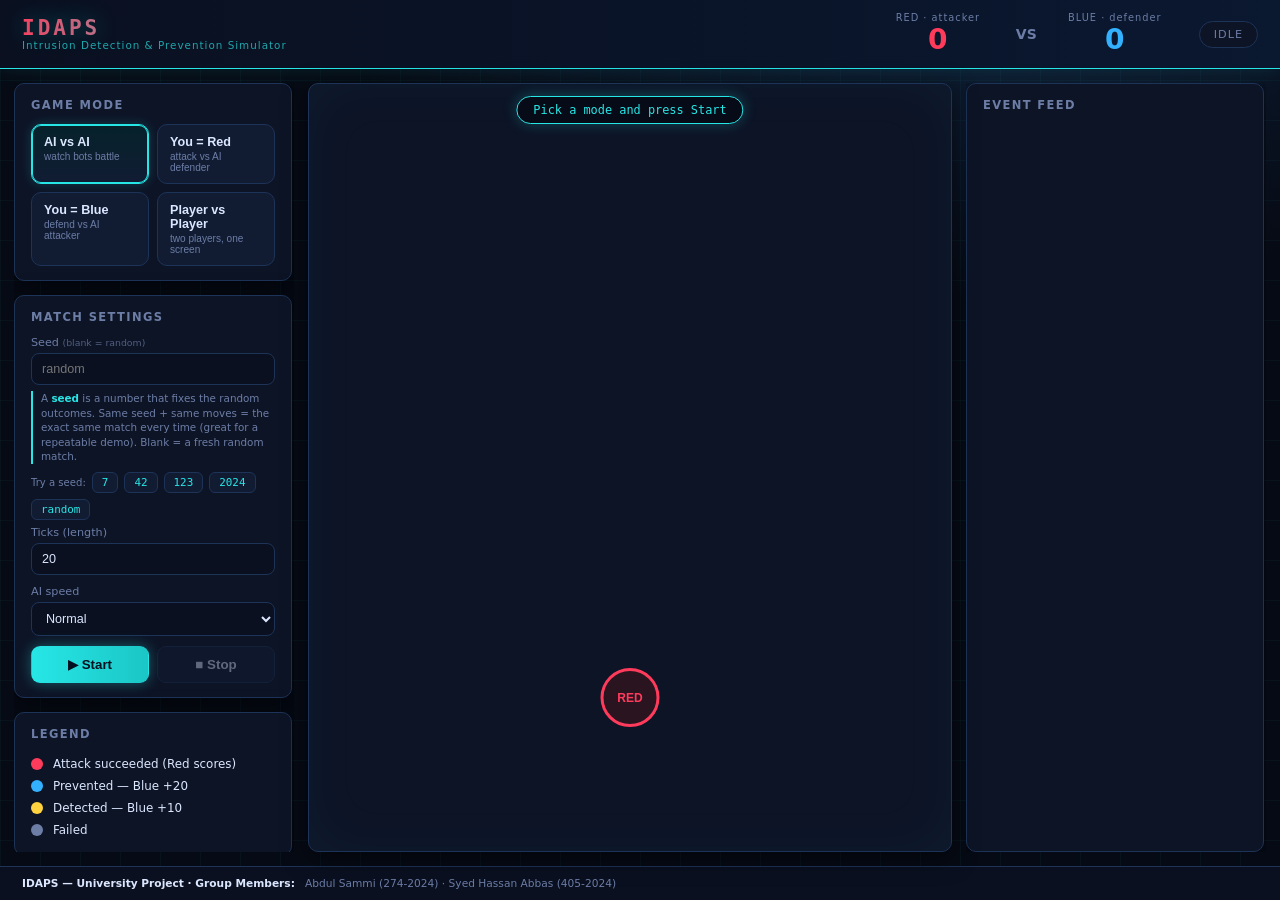
<file: IDAPS.html>
<!DOCTYPE html>
<html lang="en">
<head>
<meta charset="UTF-8" />
<meta name="viewport" content="width=device-width, initial-scale=1.0" />
<title>IDAPS — Red Team vs Blue Team Simulator</title>
<!--
  STANDALONE BUILD. Everything (engine + UI) is in this one file.
  Just double-click this file to open it in a browser. No Python, no server,
  no internet, no installation. Works completely offline.
-->
<style>
:root{
  --bg:#060a14;--bg2:#0a1020;--panel:#0d1426;--panel2:#111c33;--border:#1d3358;
  --ink:#dbe7ff;--muted:#6c7da6;--red:#ff3b5c;--blue:#33b1ff;--green:#22e39a;
  --yellow:#ffd23f;--cyan:#27e6e6;--shadow:0 6px 24px rgba(0,0,0,.5);--radius:10px;
  --mono:"Consolas","SF Mono","Roboto Mono",ui-monospace,monospace;
}
*{box-sizing:border-box}
html,body{margin:0;height:100%;overflow:hidden;
  background:
    linear-gradient(rgba(39,230,230,.035) 1px,transparent 1px) 0 0/40px 40px,
    linear-gradient(90deg,rgba(39,230,230,.035) 1px,transparent 1px) 0 0/40px 40px,
    radial-gradient(1100px 650px at 75% -10%,#10243f 0%,var(--bg) 60%);
  color:var(--ink);font-family:"Segoe UI",system-ui,-apple-system,Roboto,Arial,sans-serif;font-size:14px}
body{display:flex;flex-direction:column;height:100vh}
.topbar{display:flex;align-items:center;gap:24px;padding:12px 22px;
  background:linear-gradient(90deg,var(--bg2),#0a1830);border-bottom:1px solid var(--cyan);
  box-shadow:0 0 20px rgba(39,230,230,.12)}
.brand{display:flex;flex-direction:column;line-height:1.1}
.logo{font-weight:800;font-size:1.5rem;letter-spacing:3px;font-family:var(--mono);
  background:linear-gradient(90deg,var(--red),var(--cyan));-webkit-background-clip:text;background-clip:text;color:transparent;
  text-shadow:0 0 22px rgba(39,230,230,.4)}
.tagline{color:var(--cyan);font-size:.74rem;letter-spacing:1px;opacity:.7}
.scoreboard{margin-left:auto;display:flex;align-items:center;gap:18px}
.score{display:flex;flex-direction:column;align-items:center;min-width:120px}
.score .label{font-size:.7rem;letter-spacing:1px;color:var(--muted)}
.score .value{font-size:2rem;font-weight:800;font-variant-numeric:tabular-nums}
.score.red .value{color:var(--red)} .score.blue .value{color:var(--blue)}
.vs{color:var(--muted);font-weight:700}
.status{padding:6px 14px;border-radius:999px;background:var(--panel);border:1px solid var(--border);
  color:var(--muted);font-size:.8rem;text-transform:uppercase;letter-spacing:1px}
.layout{flex:1;display:grid;grid-template-columns:280px 1fr 300px;gap:14px;padding:14px;min-height:0}
.panel{display:flex;flex-direction:column;gap:14px;min-height:0;overflow-y:auto;padding-right:2px}
.panel::-webkit-scrollbar{width:8px}
.panel::-webkit-scrollbar-thumb{background:var(--border);border-radius:8px}
.panel.right{overflow:hidden}
.card{background:var(--panel);border:1px solid var(--border);border-radius:var(--radius);
  padding:14px 16px;box-shadow:var(--shadow)}
.card.grow{flex:1;display:flex;flex-direction:column;min-height:0}
.card h2{margin:0 0 12px;font-size:.82rem;text-transform:uppercase;letter-spacing:1.4px;color:var(--muted)}
.mode-grid{display:grid;grid-template-columns:1fr 1fr;gap:8px}
.mode-btn{display:flex;flex-direction:column;align-items:flex-start;gap:2px;padding:10px 12px;border-radius:10px;
  border:1px solid var(--border);background:var(--panel2);color:var(--ink);cursor:pointer;text-align:left;
  transition:border-color .15s,transform .1s,background .15s}
.mode-btn:hover{border-color:#3a4f80;transform:translateY(-1px)}
.mode-btn.active{border-color:var(--cyan);background:linear-gradient(180deg,#06222b,var(--panel2));box-shadow:inset 0 0 0 1px var(--cyan),0 0 12px rgba(39,230,230,.2)}
.mode-title{font-weight:700;font-size:.9rem} .mode-sub{font-size:.72rem;color:var(--muted)}
label{display:block;font-size:.8rem;color:var(--muted);margin-bottom:10px}
label small{opacity:.7}
input,select{width:100%;margin-top:4px;padding:8px 10px;border-radius:8px;border:1px solid var(--border);
  background:var(--bg2);color:var(--ink);font-size:.9rem}
input:focus,select:focus{outline:none;border-color:var(--blue)}
.btn-row{display:flex;gap:8px;margin-top:4px}
.btn{flex:1;padding:10px 14px;border-radius:9px;border:1px solid var(--border);background:var(--panel2);
  color:var(--ink);font-weight:700;cursor:pointer;transition:filter .15s,transform .1s}
.btn:hover:not(:disabled){filter:brightness(1.15);transform:translateY(-1px)}
.btn:disabled{opacity:.4;cursor:not-allowed}
.btn.primary{background:linear-gradient(90deg,var(--cyan),#1bc6c6);border-color:transparent;color:#04101f;
  box-shadow:0 0 14px rgba(39,230,230,.35)}
.legend{list-style:none;margin:0;padding:0}
.legend li{display:flex;align-items:center;gap:10px;padding:4px 0;font-size:.85rem}
.dot{width:12px;height:12px;border-radius:50%;display:inline-block}
.dot.success{background:var(--red)}.dot.prevented{background:var(--blue)}
.dot.detected{background:var(--yellow)}.dot.failed{background:var(--muted)}
.stage{position:relative;background:var(--panel);border:1px solid var(--border);border-radius:var(--radius);
  box-shadow:var(--shadow),inset 0 0 60px rgba(39,230,230,.04);overflow:hidden;min-height:0;display:flex;flex-direction:column}
#map{flex:1;width:100%;min-height:0;display:block}
.tick-banner{position:absolute;top:12px;left:50%;transform:translateX(-50%);padding:6px 16px;border-radius:999px;
  background:rgba(6,10,20,.85);border:1px solid var(--cyan);font-size:.85rem;color:var(--cyan);white-space:nowrap;
  font-family:var(--mono);box-shadow:0 0 14px rgba(39,230,230,.25)}
.action-bar{flex:0 0 auto;border-top:1px solid var(--cyan);background:rgba(8,14,26,.98);
  padding:12px 16px;max-height:48%;overflow-y:auto}
.action-head{font-weight:800;font-size:1rem;margin-bottom:10px}
.action-head.red{color:var(--red)} .action-head.blue{color:var(--blue)}
.action-step{margin-bottom:10px}
.step-label{display:block;font-size:.74rem;text-transform:uppercase;letter-spacing:1px;color:var(--muted);margin-bottom:6px}
.chip-row{display:flex;flex-wrap:wrap;gap:6px}
.chip{padding:6px 11px;border-radius:6px;border:1px solid var(--border);background:var(--panel2);color:var(--ink);
  font-size:.82rem;cursor:pointer;transition:border-color .12s,background .12s,box-shadow .12s;display:flex;gap:6px;align-items:center;
  font-family:var(--mono)}
.chip:hover{border-color:var(--cyan);box-shadow:0 0 8px rgba(39,230,230,.25)}
.chip.sel{border-color:var(--green);background:rgba(34,227,154,.14);box-shadow:0 0 10px rgba(34,227,154,.3)}
.chip:disabled{opacity:.35;cursor:not-allowed}
.chip-meta{font-size:.68rem;opacity:.8}
.chip-meta.sev-high{color:var(--red)} .chip-meta.sev-medium{color:var(--yellow)}
.action-confirm{display:flex;align-items:center;gap:12px;margin-top:8px;border-top:1px solid var(--border);padding-top:10px}
.summary{flex:1;font-size:.84rem;color:var(--muted)}
.action-confirm .btn{flex:0 0 auto;min-width:150px}
.feed{list-style:none;margin:0;padding:0;overflow-y:auto;flex:1}
.feed-item{padding:7px 10px;margin-bottom:6px;border-radius:8px;font-size:.82rem;border-left:3px solid var(--muted);
  background:var(--panel2);line-height:1.3;display:flex;flex-direction:column;gap:2px}
.feed-item.success{border-left-color:var(--red)}.feed-item.prevented{border-left-color:var(--blue)}
.feed-item.detected{border-left-color:var(--yellow)}.feed-item.failed{border-left-color:var(--muted)}
.feed-sub{color:var(--muted);font-size:.74rem}
.result-overlay{position:fixed;inset:0;background:rgba(4,8,18,.78);display:flex;align-items:center;justify-content:center;z-index:50}
.result-card{background:var(--panel);border:1px solid var(--border);border-radius:16px;padding:32px 40px;
  text-align:center;box-shadow:var(--shadow);min-width:320px}
.result-card h2{margin:0 0 10px;font-size:1.8rem}
.result-card p{color:var(--muted);margin:0 0 20px}
.win-red{color:var(--red)}.win-blue{color:var(--blue)}.win-tie{color:var(--yellow)}
.credits{padding:10px 22px;border-top:1px solid var(--border);background:var(--bg2);font-size:.76rem;
  color:var(--muted);display:flex;gap:10px;flex-wrap:wrap;align-items:baseline}
.credits-title{font-weight:700;color:var(--ink)}
.hidden{display:none!important}
.seed-help{font-size:.74rem;color:var(--muted);line-height:1.4;margin:-4px 0 8px;
  border-left:2px solid var(--cyan);padding-left:8px}
.seed-help b{color:var(--cyan)}
.seed-presets{display:flex;flex-wrap:wrap;gap:6px;align-items:center;margin-bottom:6px}
.seed-presets-label{font-size:.72rem;color:var(--muted)}
.seed-chip{font-family:var(--mono);font-size:.78rem;padding:3px 9px;border-radius:6px;
  border:1px solid var(--border);background:var(--panel2);color:var(--cyan);cursor:pointer}
.seed-chip:hover{border-color:var(--cyan)}
@media(max-width:1100px){.layout{grid-template-columns:1fr;grid-auto-rows:min-content}.stage{min-height:420px}}
</style>
</head>
<body>
<header class="topbar">
  <div class="brand"><span class="logo">IDAPS</span>
    <span class="tagline">Intrusion Detection &amp; Prevention Simulator</span></div>
  <div class="scoreboard">
    <div class="score red"><span class="label">RED · attacker</span><span class="value" id="redScore">0</span></div>
    <div class="vs">VS</div>
    <div class="score blue"><span class="label">BLUE · defender</span><span class="value" id="blueScore">0</span></div>
  </div>
  <div class="status" id="statusBadge">idle</div>
</header>

<div class="layout">
  <aside class="panel left">
    <section class="card">
      <h2>Game Mode</h2>
      <div class="mode-grid" id="modeGrid">
        <button class="mode-btn active" data-mode="ai_vs_ai"><span class="mode-title">AI vs AI</span><span class="mode-sub">watch bots battle</span></button>
        <button class="mode-btn" data-mode="player_red"><span class="mode-title">You = Red</span><span class="mode-sub">attack vs AI defender</span></button>
        <button class="mode-btn" data-mode="player_blue"><span class="mode-title">You = Blue</span><span class="mode-sub">defend vs AI attacker</span></button>
        <button class="mode-btn" data-mode="pvp"><span class="mode-title">Player vs Player</span><span class="mode-sub">two players, one screen</span></button>
      </div>
    </section>
    <section class="card">
      <h2>Match Settings</h2>
      <label>Seed <small>(blank = random)</small><input type="number" id="seedInput" placeholder="random" /></label>
      <div class="seed-help">A <b>seed</b> is a number that fixes the random outcomes. Same seed + same moves = the exact same match every time (great for a repeatable demo). Blank = a fresh random match.</div>
      <div class="seed-presets">
        <span class="seed-presets-label">Try a seed:</span>
        <button class="seed-chip" data-seed="7">7</button>
        <button class="seed-chip" data-seed="42">42</button>
        <button class="seed-chip" data-seed="123">123</button>
        <button class="seed-chip" data-seed="2024">2024</button>
        <button class="seed-chip" data-seed="">random</button>
      </div>
      <label>Ticks (length)<input type="number" id="ticksInput" value="20" min="1" max="100" /></label>
      <label>AI speed<select id="speedInput">
        <option value="1000">Slow</option><option value="600" selected>Normal</option>
        <option value="300">Fast</option><option value="60">Turbo</option></select></label>
      <div class="btn-row">
        <button id="startBtn" class="btn primary">▶ Start</button>
        <button id="stopBtn" class="btn" disabled>■ Stop</button>
      </div>
    </section>
    <section class="card">
      <h2>Legend</h2>
      <ul class="legend">
        <li><span class="dot success"></span> Attack succeeded (Red scores)</li>
        <li><span class="dot prevented"></span> Prevented — Blue +20</li>
        <li><span class="dot detected"></span> Detected — Blue +10</li>
        <li><span class="dot failed"></span> Failed</li>
      </ul>
    </section>
  </aside>

  <main class="stage">
    <canvas id="map"></canvas>
    <div class="tick-banner" id="tickBanner">Pick a mode and press Start</div>
    <div class="action-bar hidden" id="actionBar">
      <div class="action-head" id="actionHead">Your move</div>
      <div class="action-step">
        <span class="step-label">1 · Choose <span id="actionKindWord">action</span></span>
        <div class="chip-row" id="optionChips"></div>
      </div>
      <div class="action-step">
        <span class="step-label">2 · Choose target host (or click it on the map)</span>
        <div class="chip-row" id="targetChips"></div>
      </div>
      <div class="action-confirm">
        <span id="actionSummary" class="summary">Select an action and a target…</span>
        <button class="btn primary" id="confirmMove" disabled>Confirm move</button>
      </div>
    </div>
  </main>

  <aside class="panel right">
    <section class="card grow"><h2>Event Feed</h2><ul class="feed" id="feed"></ul></section>
  </aside>
</div>

<div class="result-overlay hidden" id="resultOverlay">
  <div class="result-card">
    <h2 id="resultTitle">—</h2><p id="resultDetail"></p>
    <button class="btn primary" id="closeResult">Play again</button>
  </div>
</div>

<footer class="credits">
  <span class="credits-title">IDAPS — University Project · Group Members:</span>
  <span class="credits-names">
    Abdul Sammi (274-2024) · Syed Hassan Abbas (405-2024)
  </span>
</footer>

<script>
"use strict";
/* ===========================================================================
   IDAPS ENGINE — pure JavaScript port of the Python engine. Runs in-browser,
   fully offline. Same rules: prevention > detection, severity multipliers,
   stealth & survival bonuses, six attack vectors, thirteen defenses.
   =========================================================================== */

// ---- seeded RNG (mulberry32) so a seed reproduces a match -----------------
function makeRng(seed){
  let s = (seed === null || seed === undefined || isNaN(seed))
    ? Math.floor(Math.random()*2**31) : (seed>>>0);
  return function(){
    s |= 0; s = (s + 0x6D2B79F5) | 0;
    let t = Math.imul(s ^ (s >>> 15), 1 | s);
    t = (t + Math.imul(t ^ (t >>> 7), 61 | t)) ^ t;
    return ((t ^ (t >>> 14)) >>> 0) / 4294967296;
  };
}

// ---- attack vectors (Red) --------------------------------------------------
const VECTORS = {
  "DDoS":          {targets:["web","network"],     base:0.55, detDiff:0.2,  pts:10, sev:"medium", desc:"Flood a host to knock its services offline."},
  "Brute Force":   {targets:["auth","user"],       base:0.5,  detDiff:0.35, pts:10, sev:"medium", desc:"Repeatedly guess credentials to gain access."},
  "SQL Injection": {targets:["web","database"],    base:0.6,  detDiff:0.5,  pts:15, sev:"high",   desc:"Inject malicious SQL to read/alter a database."},
  "Phishing":      {targets:["user","auth"],       base:0.65, detDiff:0.6,  pts:15, sev:"high",   desc:"Trick a user into giving up credentials."},
  "MITM":          {targets:["network","auth"],    base:0.5,  detDiff:0.7,  pts:15, sev:"high",   desc:"Intercept traffic between hosts."},
  "XSS":           {targets:["web","user"],        base:0.55, detDiff:0.45, pts:10, sev:"medium", desc:"Inject malicious script into a web page."},
};

// ---- defenses (Blue): counters + prevent/detect chance --------------------
const DEFENSES = {
  "Firewall":             {counters:["DDoS","MITM"],          prevent:0.5,  detect:0.4},
  "Rate Limiting":        {counters:["DDoS","Brute Force"],   prevent:0.6,  detect:0.5},
  "MFA":                  {counters:["Brute Force","Phishing"],prevent:0.75, detect:0.2},
  "Account Lockout":      {counters:["Brute Force"],          prevent:0.65, detect:0.6},
  "WAF":                  {counters:["SQL Injection","XSS"],  prevent:0.6,  detect:0.6},
  "Input Validation":     {counters:["SQL Injection","XSS"],  prevent:0.7,  detect:0.3},
  "Patching":             {counters:["SQL Injection"],        prevent:0.5,  detect:0.1},
  "CSP":                  {counters:["XSS"],                  prevent:0.65, detect:0.2},
  "Email Filter":         {counters:["Phishing"],             prevent:0.55, detect:0.6},
  "User Training":        {counters:["Phishing"],             prevent:0.5,  detect:0.4},
  "TLS Encryption":       {counters:["MITM"],                 prevent:0.8,  detect:0.1},
  "Network Segmentation": {counters:["MITM","DDoS"],          prevent:0.45, detect:0.3},
  "IDS":                  {counters:["DDoS","Brute Force","SQL Injection","Phishing","MITM","XSS"], prevent:0.0, detect:0.45},
};

const SEV_MULT = {low:1.0, medium:1.0, high:1.5};
const PTS = {detect:10, prevent:20, stealth:5, survival:2};

// ---- network ---------------------------------------------------------------
function defaultNetwork(){
  return {hosts:[
    {hostname:"web-01", cats:["web","auth"],     compromised:false, online:true, defenses:[]},
    {hostname:"web-02", cats:["web","user"],     compromised:false, online:true, defenses:[]},
    {hostname:"db-01",  cats:["database"],        compromised:false, online:true, defenses:[]},
    {hostname:"mail-01",cats:["network","user"], compromised:false, online:true, defenses:[]},
    {hostname:"gw-01",  cats:["network","auth"], compromised:false, online:true, defenses:[]},
  ]};
}

// ---- resolver: prevention -> success -> detection -------------------------
function resolveAttack(vectorName, host, rng, sb){
  const v = VECTORS[vectorName];
  const defs = host.defenses.filter(d => DEFENSES[d].counters.includes(vectorName));
  const res = {vector:vectorName, target:host.hostname, success:false, detected:false, prevented:false, note:"", red:0, blue:0};

  if(!host.online){ res.note="host offline"; return res; }

  // 1. prevention
  for(const d of defs){
    const pc = DEFENSES[d].prevent;
    if(pc>0 && rng()<pc){
      res.prevented=true; res.blue+=PTS.prevent; sb.blue+=PTS.prevent;
      sb.log.push(`${d} prevented ${vectorName} @ ${host.hostname}`);
      res.note=`blocked by ${d}`;
      detectionCheck(res, defs, v, rng, sb);
      return res;
    }
  }
  // 2. success
  let chance = v.base;
  for(const d of defs) chance -= DEFENSES[d].prevent*0.3;
  chance = Math.max(0.05, Math.min(0.95, chance));
  if(rng()<chance){
    res.success=true;
    const gained = Math.round(v.pts*SEV_MULT[v.sev]);
    res.red+=gained; sb.red+=gained;
    sb.log.push(`${vectorName} succeeded @ ${host.hostname}`);
    if(vectorName==="DDoS") host.online=false; else host.compromised=true;
  }
  // 3. detection
  detectionCheck(res, defs, v, rng, sb);
  // stealth bonus
  if(res.success && !res.detected){ res.red+=PTS.stealth; sb.red+=PTS.stealth; res.note="stealthy"; }
  return res;
}

function detectionCheck(res, defs, v, rng, sb){
  if(res.detected) return;
  let best=0, who=null;
  for(const d of defs){
    let dc = DEFENSES[d].detect * (1 - v.detDiff*0.5);
    if(dc>best){ best=dc; who=d; }
  }
  if(who && rng()<best){ res.detected=true; res.blue+=PTS.detect; sb.blue+=PTS.detect; sb.log.push(`${who} detected ${v===undefined?'':res.vector}`); }
}

// ---- bots ------------------------------------------------------------------
function redBotMove(net, rng){
  const online = net.hosts.filter(h=>h.online);
  if(!online.length) return null;
  const fresh = online.filter(h=>!h.compromised);
  const host = (fresh.length?fresh:online)[Math.floor(rng()*(fresh.length?fresh.length:online.length))];
  const viable = Object.keys(VECTORS).filter(n => VECTORS[n].targets.some(c=>host.cats.includes(c)));
  const list = viable.length?viable:Object.keys(VECTORS);
  const vector = list[Math.floor(rng()*list.length)];
  return {vector, target:host.hostname};
}
function blueBotMove(net, rng){
  const online = net.hosts.filter(h=>h.online);
  if(!online.length) return null;
  let host = online[0];
  for(const h of online) if(h.defenses.length<host.defenses.length) host=h;
  const have = new Set(host.defenses);
  const cand = Object.keys(DEFENSES).filter(n=>!have.has(n));
  const list = cand.length?cand:Object.keys(DEFENSES);
  const defense = list[Math.floor(rng()*list.length)];
  return {defense, target:host.hostname};
}

// ---- game ------------------------------------------------------------------
function newGame(seed, maxTicks){
  return {net:defaultNetwork(), rng:makeRng(seed), sb:{red:0,blue:0,log:[]},
          tick:0, maxTicks:maxTicks||20, finished:false, winner:null, compromiseWin:0.8};
}
function hostByName(net,name){ return net.hosts.find(h=>h.hostname===name)||null; }
function compromisedCount(net){ return net.hosts.filter(h=>h.compromised).length; }

function gameStep(g, redAction, blueAction){
  g.tick++;
  const ev = {tick:g.tick, attack:null, defenseDeployed:null, defenseHost:null, notes:[]};

  const blue = blueAction || blueBotMove(g.net, g.rng);
  const red  = redAction  || redBotMove(g.net, g.rng);

  // apply blue
  if(blue && blue.defense){
    const h = hostByName(g.net, blue.target);
    if(h && !h.defenses.includes(blue.defense)){
      h.defenses.push(blue.defense);
      ev.defenseDeployed=blue.defense; ev.defenseHost=blue.target;
    } else if(h){ ev.notes.push(`${blue.target} already has ${blue.defense}`); }
  }
  const before = compromisedCount(g.net);
  // apply red
  if(red && red.vector){
    const h = hostByName(g.net, red.target);
    if(h) ev.attack = resolveAttack(red.vector, h, g.rng, g.sb);
  } else { ev.notes.push("Red had no valid move"); }
  const after = compromisedCount(g.net);

  if(after===before && (!ev.attack || !ev.attack.success)){
    g.sb.blue+=PTS.survival; ev.notes.push("Blue survival bonus");
  }
  ev.redTotal=g.sb.red; ev.blueTotal=g.sb.blue;

  // end check
  if(compromisedCount(g.net)/g.net.hosts.length >= g.compromiseWin){ g.finished=true; g.winner="Red"; }
  else if(g.tick>=g.maxTicks){ g.finished=true; g.winner = g.sb.red>g.sb.blue?"Red":g.sb.blue>g.sb.red?"Blue":"Tie"; }
  return ev;
}

/* ===========================================================================
   UI LAYER
   =========================================================================== */
const el = id => document.getElementById(id);
const ui = {
  redScore:el("redScore"), blueScore:el("blueScore"), status:el("statusBadge"),
  modeGrid:el("modeGrid"), seed:el("seedInput"), ticks:el("ticksInput"), speed:el("speedInput"),
  start:el("startBtn"), stop:el("stopBtn"), canvas:el("map"), banner:el("tickBanner"), feed:el("feed"),
  actionBar:el("actionBar"), actionHead:el("actionHead"), actionKindWord:el("actionKindWord"),
  optionChips:el("optionChips"), targetChips:el("targetChips"), actionSummary:el("actionSummary"),
  confirmMove:el("confirmMove"), overlay:el("resultOverlay"), resultTitle:el("resultTitle"),
  resultDetail:el("resultDetail"), closeResult:el("closeResult"),
};
const ctx = ui.canvas.getContext("2d");
const COLORS = {success:"#ff3b5c",prevented:"#33b1ff",detected:"#ffd23f",failed:"#6c7da6",
  green:"#22e39a",node:"#0a1426",nodeBorder:"#1d3358",ink:"#dbe7ff",muted:"#6c7da6",red:"#ff3b5c",cyan:"#27e6e6"};

let game=null, mode="ai_vs_ai", running=false, nodes={}, flashes=[], timer=null;
let pending={team:null,option:null,target:null};
let resolveMove=null;  // promise resolver used while waiting for a human move

function outcomeKind(a){ if(!a)return"failed"; if(a.prevented)return"prevented";
  if(a.success)return"success"; if(a.detected)return"detected"; return"failed"; }

// ---- canvas ----
function resizeCanvas(){
  const r=ui.canvas.getBoundingClientRect(), dpr=window.devicePixelRatio||1;
  ui.canvas.width=r.width*dpr; ui.canvas.height=r.height*dpr;
  ctx.setTransform(dpr,0,0,dpr,0,0); layoutNodes();
}
window.addEventListener("resize",resizeCanvas);
function layoutNodes(){
  const names=Object.keys(nodes); if(!names.length)return;
  const r=ui.canvas.getBoundingClientRect();
  // Hosts in a single horizontal row across the top third; attacker centered below.
  const n=names.length, margin=Math.max(70,r.width*0.10);
  const usable=r.width-margin*2, step= n>1 ? usable/(n-1) : 0;
  const rowY=r.height*0.30;
  names.forEach((name,i)=>{
    nodes[name].x = n>1 ? margin+step*i : r.width/2;
    nodes[name].y = rowY;
  });
}
function attackerOrigin(){ const r=ui.canvas.getBoundingClientRect(); return {x:r.width/2,y:r.height*0.80}; }
function hexA(hex,al){ return hex+Math.round(Math.max(0,Math.min(1,al))*255).toString(16).padStart(2,"0"); }

function draw(){
  const r=ui.canvas.getBoundingClientRect(); ctx.clearRect(0,0,r.width,r.height);
  const o=attackerOrigin();
  ctx.strokeStyle=hexA(COLORS.nodeBorder,0.5); ctx.lineWidth=1;
  for(const n of Object.keys(nodes)){ ctx.beginPath(); ctx.moveTo(o.x,o.y); ctx.lineTo(nodes[n].x,nodes[n].y); ctx.stroke(); }
  flashes=flashes.filter(f=>f.life>0);
  for(const f of flashes){
    const t=nodes[f.target]; if(!t)continue;
    ctx.strokeStyle=hexA(COLORS[f.kind],Math.min(1,f.life/40)); ctx.lineWidth=4;
    ctx.beginPath(); ctx.moveTo(o.x,o.y); ctx.lineTo(t.x,t.y); ctx.stroke();
    const p=1-f.life/40, px=o.x+(t.x-o.x)*p, py=o.y+(t.y-o.y)*p;
    ctx.fillStyle=COLORS[f.kind]; ctx.beginPath(); ctx.arc(px,py,5,0,Math.PI*2); ctx.fill();
    f.life--;
  }
  for(const n of Object.keys(nodes)) drawNode(nodes[n],n);
  drawAttacker(o);
  requestAnimationFrame(draw);
}
function drawNode(node,name){
  const h=node.host; ctx.save();
  let ring=COLORS.nodeBorder;
  if(!h.online)ring=COLORS.muted; else if(h.compromised)ring=COLORS.success; else if(h.defenses.length)ring=COLORS.green;
  if(pending.team && node.selectable){ ctx.shadowColor=pending.team==="red"?COLORS.red:COLORS.prevented;
    ctx.shadowBlur=pending.target===name?26:12; }
  ctx.fillStyle=COLORS.node;
  ctx.strokeStyle=pending.target===name?(pending.team==="red"?COLORS.red:COLORS.prevented):ring;
  ctx.lineWidth=pending.target===name?4:3;
  ctx.beginPath(); ctx.arc(node.x,node.y,32,0,Math.PI*2); ctx.fill(); ctx.stroke(); ctx.shadowBlur=0;
  ctx.fillStyle=COLORS.ink; ctx.font="bold 13px sans-serif"; ctx.textAlign="center";
  ctx.fillText(h.hostname,node.x,node.y-42);
  ctx.font="10px sans-serif";
  if(!h.online){ctx.fillStyle=COLORS.muted;ctx.fillText("OFFLINE",node.x,node.y+3);}
  else if(h.compromised){ctx.fillStyle=COLORS.success;ctx.fillText("PWNED",node.x,node.y+3);}
  else{ctx.fillStyle=COLORS.green;ctx.fillText("SECURE",node.x,node.y+3);}
  if(h.defenses.length){ctx.fillStyle=COLORS.green;ctx.fillText("⛨ "+h.defenses.length,node.x,node.y+50);}
  ctx.restore();
}
function drawAttacker(o){
  ctx.save(); ctx.fillStyle="#2a1420"; ctx.strokeStyle=COLORS.success; ctx.lineWidth=3;
  ctx.beginPath(); ctx.arc(o.x,o.y,28,0,Math.PI*2); ctx.fill(); ctx.stroke();
  ctx.fillStyle=COLORS.success; ctx.font="bold 12px sans-serif"; ctx.textAlign="center";
  ctx.fillText("RED",o.x,o.y+4); ctx.restore();
}
ui.canvas.addEventListener("click",e=>{
  if(!pending.team)return;
  const r=ui.canvas.getBoundingClientRect(), x=e.clientX-r.left, y=e.clientY-r.top;
  for(const n of Object.keys(nodes)){ const nd=nodes[n];
    if(nd.selectable && (x-nd.x)**2+(y-nd.y)**2<=34*34){ selectTarget(n); return; } }
});

// ---- node sync ----
function buildNodes(net){ nodes={}; for(const h of net.hosts) nodes[h.hostname]={x:0,y:0,host:h,selectable:false}; layoutNodes(); }
function syncNodes(net){ for(const h of net.hosts) if(nodes[h.hostname]) nodes[h.hostname].host=h; }

// ---- scoreboard / feed ----
function setScore(r,b){ ui.redScore.textContent=r; ui.blueScore.textContent=b; }
function addFeed(ev){
  const li=document.createElement("li"); const a=ev.attack; let kind="failed", main, sub="";
  if(a){ kind=outcomeKind(a);
    const tag=a.prevented?"PREVENTED":(a.success&&a.detected)?"SUCCESS (detected)":a.success?"SUCCESS (stealth)":a.detected?"FAILED (detected)":"FAILED";
    main=`T${ev.tick}  ${a.vector} → ${a.target}  [${tag}]`;
  } else main=`T${ev.tick}  (no attack)`;
  if(ev.defenseDeployed) sub=`Blue deployed ${ev.defenseDeployed} @ ${ev.defenseHost}`;
  li.className="feed-item "+kind;
  li.innerHTML=`<span>${main}</span>`+(sub?`<span class="feed-sub">${sub}</span>`:"");
  ui.feed.insertBefore(li,ui.feed.firstChild);
  while(ui.feed.children.length>80) ui.feed.removeChild(ui.feed.lastChild);
}

// ---- human action panel ----
function showActionPanel(team){
  pending={team,option:null,target:null};
  ui.actionBar.classList.remove("hidden");
  ui.actionHead.className="action-head "+team;
  ui.actionHead.textContent= team==="red"
    ? "RED's move — pick an attack and a target" : "BLUE's move — pick a defense and where to deploy it";
  ui.actionKindWord.textContent= team==="red"?"attack":"defense";
  ui.optionChips.innerHTML="";
  const opts = team==="red"?Object.keys(VECTORS):Object.keys(DEFENSES);
  for(const name of opts){
    const chip=document.createElement("button"); chip.className="chip option";
    const meta = team==="red"
      ? `<span class="chip-meta sev-${VECTORS[name].sev}">${VECTORS[name].sev} · +${VECTORS[name].pts}</span>`
      : `<span class="chip-meta">${Math.round(DEFENSES[name].prevent*100)}% block</span>`;
    chip.innerHTML=`<span>${name}</span>${meta}`;
    chip.title= team==="red"?VECTORS[name].desc:("Counters: "+DEFENSES[name].counters.join(", "));
    chip.onclick=()=>selectOption(name,chip);
    ui.optionChips.appendChild(chip);
  }
  ui.targetChips.innerHTML="";
  for(const n of Object.keys(nodes)){
    const h=nodes[n].host; nodes[n].selectable=h.online;
    const chip=document.createElement("button"); chip.className="chip target"; chip.dataset.host=n;
    chip.disabled=!h.online;
    chip.innerHTML=`<span>${n}</span><span class="chip-meta">${h.online?(h.compromised?"pwned":"secure"):"offline"}</span>`;
    chip.onclick=()=>selectTarget(n);
    ui.targetChips.appendChild(chip);
  }
  updateSummary();
  requestAnimationFrame(resizeCanvas);  // map area shrank; re-fit nodes
}
function hideActionPanel(){ ui.actionBar.classList.add("hidden");
  for(const n of Object.keys(nodes)) nodes[n].selectable=false; pending={team:null,option:null,target:null};
  requestAnimationFrame(resizeCanvas); }  // map area grew back; re-fit nodes
function selectOption(name,chip){ pending.option=name;
  ui.optionChips.querySelectorAll(".chip").forEach(c=>c.classList.remove("sel")); chip.classList.add("sel"); updateSummary(); }
function selectTarget(name){ pending.target=name;
  ui.targetChips.querySelectorAll(".chip").forEach(c=>c.classList.toggle("sel",c.dataset.host===name)); updateSummary(); }
function updateSummary(){
  const verb=pending.team==="red"?"Attack":"Defend";
  if(pending.option&&pending.target){ ui.actionSummary.textContent=`${verb}: ${pending.option} → ${pending.target}`; ui.confirmMove.disabled=false; }
  else { ui.actionSummary.textContent="Select an action and a target…"; ui.confirmMove.disabled=true; }
}
ui.confirmMove.onclick=()=>{
  if(!pending.option||!pending.target||!resolveMove)return;
  const team=pending.team;
  const move = team==="red"?{vector:pending.option,target:pending.target}:{defense:pending.option,target:pending.target};
  const r=resolveMove; resolveMove=null; hideActionPanel(); ui.banner.textContent="Resolving…"; r(move);
};

// wait for a human move (returns a Promise that confirmMove resolves)
function awaitHumanMove(team){
  showActionPanel(team);
  ui.banner.textContent=`Tick ${game.tick+1}: ${team.toUpperCase()}'s turn`;
  return new Promise(res=>{ resolveMove=res; });
}

// ---- match driver ----
async function runMatch(){
  const humanRed = mode==="player_red"||mode==="pvp";
  const humanBlue= mode==="player_blue"||mode==="pvp";
  const delay = parseInt(ui.speed.value,10)||600;

  while(running && !game.finished){
    let red=null, blue=null;
    if(humanBlue){ blue=await awaitHumanMove("blue"); if(!running)break; }
    if(humanRed){ red=await awaitHumanMove("red"); if(!running)break; }

    const ev=gameStep(game, red, blue);
    syncNodes(game.net); setScore(ev.redTotal,ev.blueTotal); addFeed(ev);
    if(ev.attack){ flashes.push({target:ev.attack.target,kind:outcomeKind(ev.attack),life:44});
      ui.banner.textContent=`Tick ${ev.tick}: ${ev.attack.vector} → ${ev.attack.target}`; }
    else ui.banner.textContent=`Tick ${ev.tick}`;

    if(!humanRed && !humanBlue) await sleep(delay);
  }
  if(game.finished) endMatch();
}
function sleep(ms){ return new Promise(r=>{ timer=setTimeout(r,ms); }); }

function startMatch(){
  if(running)return;
  ui.feed.innerHTML=""; ui.overlay.classList.add("hidden"); setScore(0,0);
  const seedRaw=ui.seed.value.trim();
  const seed= seedRaw===""?null:parseInt(seedRaw,10);
  const ticks=parseInt(ui.ticks.value,10)||20;
  game=newGame(seed,ticks); buildNodes(game.net);
  running=true; ui.start.disabled=true; ui.stop.disabled=false;
  ui.status.textContent={ai_vs_ai:"AI vs AI",player_red:"You = Red",player_blue:"You = Blue",pvp:"Player vs Player"}[mode];
  ui.banner.textContent="Match started";
  runMatch();
}
function stopMatch(){
  running=false; if(timer)clearTimeout(timer);
  if(resolveMove){ const r=resolveMove; resolveMove=null; r(null); }
  hideActionPanel(); ui.start.disabled=false; ui.stop.disabled=true;
  ui.status.textContent="stopped"; ui.banner.textContent="Match stopped";
}
function endMatch(){
  running=false; hideActionPanel(); ui.start.disabled=false; ui.stop.disabled=true;
  ui.status.textContent="finished";
  ui.resultTitle.textContent=`${game.winner} wins`;
  ui.resultTitle.className= game.winner==="Red"?"win-red":game.winner==="Blue"?"win-blue":"win-tie";
  ui.resultDetail.textContent=`Final score — Red ${game.sb.red} vs Blue ${game.sb.blue}. `+
    `Hosts compromised: ${compromisedCount(game.net)}/${game.net.hosts.length}.`;
  ui.overlay.classList.remove("hidden");
  ui.banner.textContent=`Match over — ${game.winner} wins`;
}

// ---- wire up ----
ui.modeGrid.onclick=e=>{ const b=e.target.closest(".mode-btn"); if(!b||running)return;
  mode=b.dataset.mode; ui.modeGrid.querySelectorAll(".mode-btn").forEach(x=>x.classList.toggle("active",x===b)); };
ui.start.onclick=startMatch;
ui.stop.onclick=stopMatch;
ui.closeResult.onclick=()=>ui.overlay.classList.add("hidden");
document.querySelectorAll(".seed-chip").forEach(b=>{
  b.onclick=()=>{ if(running)return; ui.seed.value=b.dataset.seed; };
});

resizeCanvas();
requestAnimationFrame(draw);
</script>
</body>
</html>
</file>
